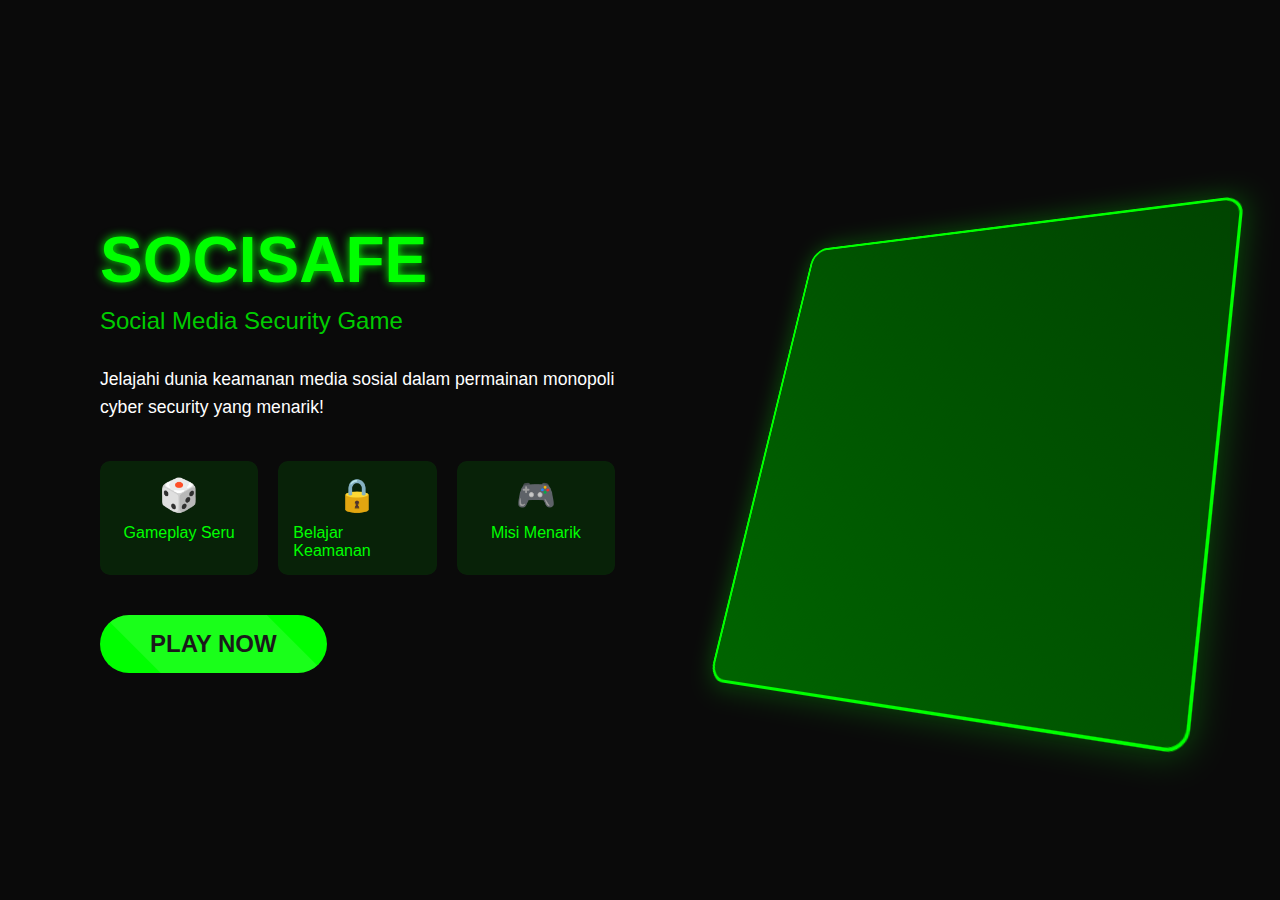
<file: index.html>
<!DOCTYPE html>
<html lang="en">
<head>
    <meta charset="UTF-8">
    <meta name="viewport" content="width=device-width, initial-scale=1.0">
    <title>SociSafe - Social Media Security Game</title>
    <link rel="stylesheet" href="style.css">
</head>
<body>
    <div class="landing-container">
        <div class="game-intro">
            <h1>SOCISAFE</h1>
            <div class="tagline">Social Media Security Game</div>
            <p class="description">
                Jelajahi dunia keamanan media sosial dalam permainan monopoli cyber security yang menarik!
            </p>
            <div class="features">
                <div class="feature-item">
                    <span class="icon">🎲</span>
                    <span>Gameplay Seru</span>
                </div>
                <div class="feature-item">
                    <span class="icon">🔒</span>
                    <span>Belajar Keamanan</span>
                </div>
                <div class="feature-item">
                    <span class="icon">🎮</span>
                    <span>Misi Menarik</span>
                </div>
            </div>
            <a href="game/index.html" class="play-button">PLAY NOW</a>
        </div>
        <div class="game-preview">
            <div class="preview-image">
                <!-- Gambar preview game -->
                <div class="game-board-preview"></div>
            </div>
        </div>
    </div>
    <script src="script.js"></script>
</body>
</html>
</file>
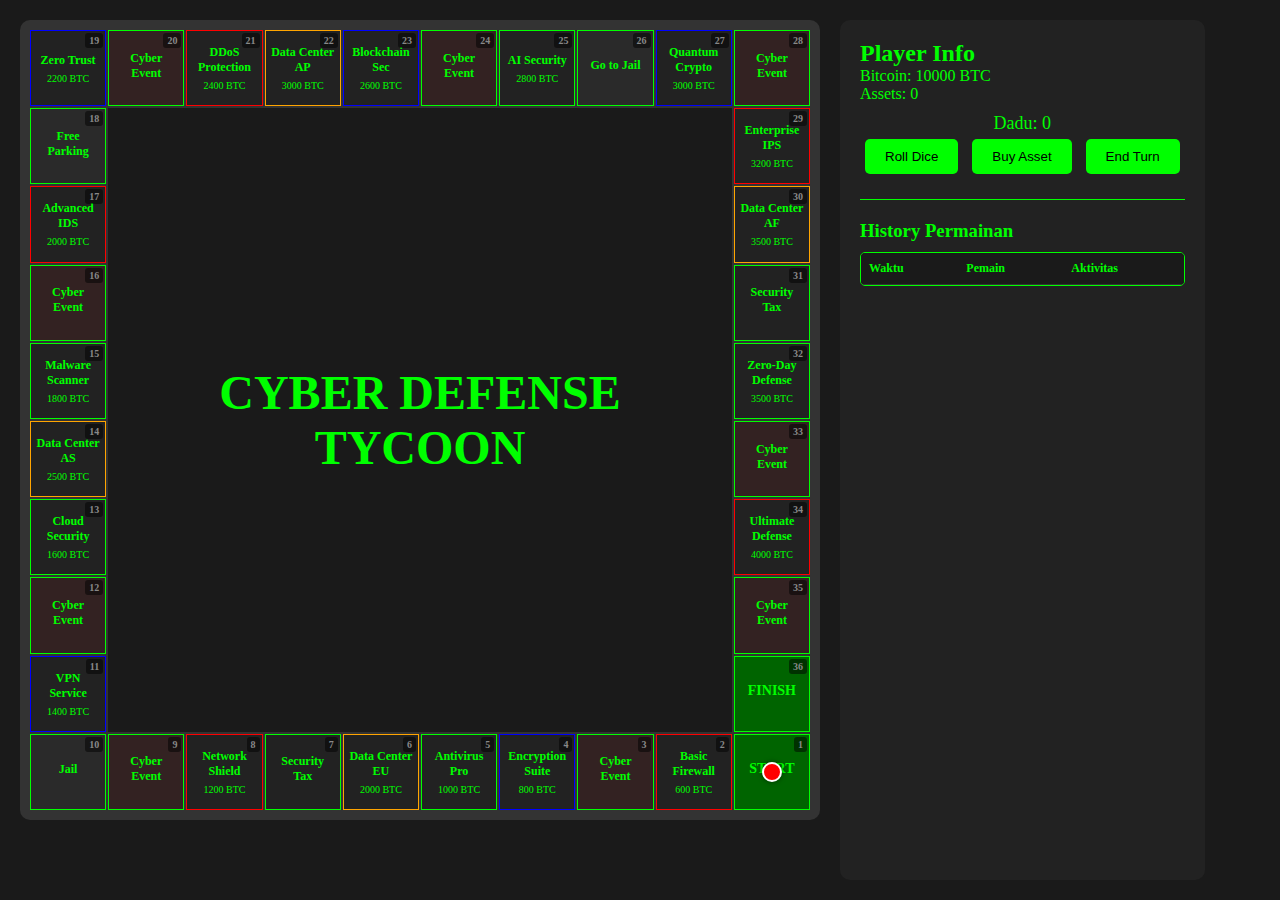
<file: game/index.html>
<!DOCTYPE html>
<html lang="en">
<head>
    <meta charset="UTF-8">
    <meta name="viewport" content="width=device-width, initial-scale=1.0">
    <title>Cyber Defense Tycoon</title>
    <link rel="stylesheet" href="styles.css">
</head>
<body>
    <div class="game-container">
        <div class="board">
            <!-- Papan permainan akan di-generate menggunakan JavaScript -->
        </div>
        <div class="player-info">
            <div id="current-player">
                <h2>Player Info</h2>
                <p>Bitcoin: <span id="player-money">10000</span> BTC</p>
                <p>Assets: <span id="player-assets">0</span></p>
                <p id="dice-result">Dadu: 0</p>
            </div>
            <div id="actions">
                <button id="roll-dice">Roll Dice</button>
                <button id="buy-asset">Buy Asset</button>
                <button id="end-turn">End Turn</button>
            </div>
            <div class="game-history">
                <h3>History Permainan</h3>
                <div class="history-table">
                    <table>
                        <thead>
                            <tr>
                                <th>Waktu</th>
                                <th>Pemain</th>
                                <th>Aktivitas</th>
                            </tr>
                        </thead>
                        <tbody id="history-content">
                            <!-- History akan ditambahkan di sini -->
                        </tbody>
                    </table>
                </div>
            </div>
        </div>
    </div>
    <script src="game.js"></script>
    <script src="tiga.js"></script>
    <script src="finish.js"></script>
    <script src="sembilan.js"></script>
</body>
</html>
</file>
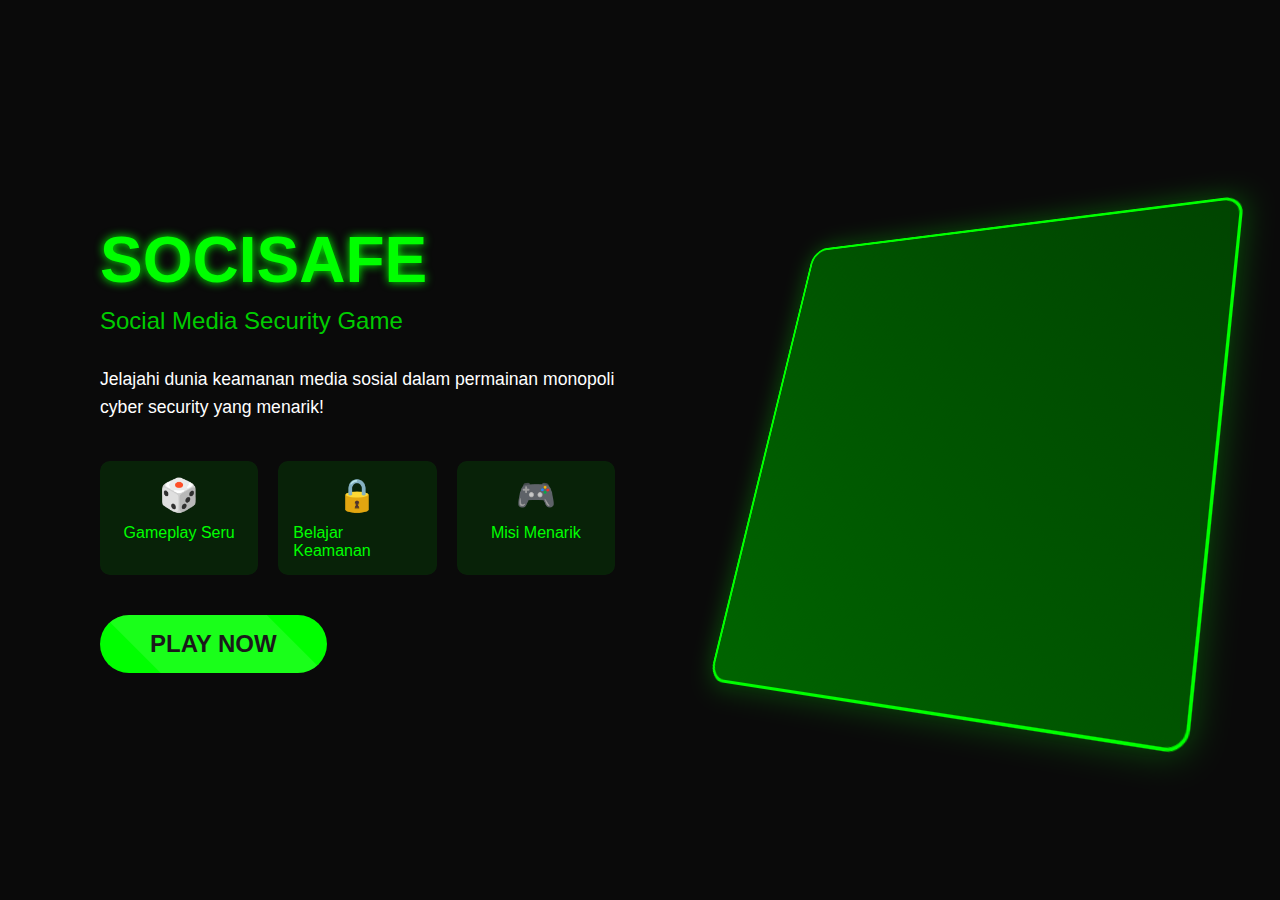
<file: landing/index.html>
<!DOCTYPE html>
<html lang="en">
<head>
    <meta charset="UTF-8">
    <meta name="viewport" content="width=device-width, initial-scale=1.0">
    <title>SociSafe - Social Media Security Game</title>
    <link rel="stylesheet" href="style.css">
</head>
<body>
    <div class="landing-container">
        <div class="game-intro">
            <h1>SOCISAFE</h1>
            <div class="tagline">Social Media Security Game</div>
            <p class="description">
                Jelajahi dunia keamanan media sosial dalam permainan monopoli cyber security yang menarik!
            </p>
            <div class="features">
                <div class="feature-item">
                    <span class="icon">🎲</span>
                    <span>Gameplay Seru</span>
                </div>
                <div class="feature-item">
                    <span class="icon">🔒</span>
                    <span>Belajar Keamanan</span>
                </div>
                <div class="feature-item">
                    <span class="icon">🎮</span>
                    <span>Misi Menarik</span>
                </div>
            </div>
            <a href="../game/index.html" class="play-button">PLAY NOW</a>
        </div>
        <div class="game-preview">
            <div class="preview-image">
                <!-- Gambar preview game -->
                <div class="game-board-preview"></div>
            </div>
        </div>
    </div>
    <script src="script.js"></script>
</body>
</html>
</file>
<file: style.css>
* {
    margin: 0;
    padding: 0;
    box-sizing: border-box;
    font-family: 'Arial', sans-serif;
}

body {
    background: #0a0a0a;
    color: #00ff00;
    min-height: 100vh;
    display: flex;
    align-items: center;
    justify-content: center;
    overflow: hidden;
}

.landing-container {
    display: flex;
    width: 100%;
    max-width: 1200px;
    padding: 20px;
    gap: 50px;
}

.game-intro {
    flex: 1;
    padding: 40px;
}

h1 {
    font-size: 4em;
    margin-bottom: 10px;
    text-shadow: 0 0 10px #00ff00;
    animation: glow 2s ease-in-out infinite alternate;
}

.tagline {
    font-size: 1.5em;
    color: #00cc00;
    margin-bottom: 30px;
}

.description {
    font-size: 1.1em;
    line-height: 1.6;
    margin-bottom: 40px;
    color: #ffffff;
}

.features {
    display: flex;
    gap: 20px;
    margin-bottom: 40px;
}

.feature-item {
    display: flex;
    flex-direction: column;
    align-items: center;
    gap: 10px;
    padding: 15px;
    background: rgba(0, 255, 0, 0.1);
    border-radius: 10px;
    flex: 1;
}

.feature-item .icon {
    font-size: 2em;
}

.play-button {
    display: inline-block;
    padding: 15px 50px;
    background: #00ff00;
    color: #000;
    text-decoration: none;
    border-radius: 30px;
    font-size: 1.5em;
    font-weight: bold;
    transition: all 0.3s ease;
    position: relative;
    overflow: hidden;
}

.play-button:hover {
    transform: scale(1.05);
    box-shadow: 0 0 20px #00ff00;
}

.play-button::after {
    content: '';
    position: absolute;
    top: -50%;
    left: -50%;
    width: 200%;
    height: 200%;
    background: rgba(255, 255, 255, 0.1);
    transform: rotate(45deg);
    transition: all 0.3s ease;
}

.play-button:hover::after {
    transform: rotate(45deg) translate(50%, 50%);
}

.game-preview {
    flex: 1;
    display: flex;
    align-items: center;
    justify-content: center;
}

.preview-image {
    width: 100%;
    aspect-ratio: 1;
    position: relative;
    perspective: 1000px;
}

.game-board-preview {
    width: 100%;
    height: 100%;
    background: linear-gradient(45deg, #006400, #004400);
    border: 3px solid #00ff00;
    border-radius: 20px;
    transform: rotateY(-30deg) rotateX(20deg);
    box-shadow: 0 0 30px rgba(0, 255, 0, 0.3);
    animation: float 6s ease-in-out infinite;
}

@keyframes glow {
    from {
        text-shadow: 0 0 10px #00ff00;
    }
    to {
        text-shadow: 0 0 20px #00ff00, 0 0 30px #00ff00;
    }
}

@keyframes float {
    0%, 100% {
        transform: rotateY(-30deg) rotateX(20deg) translateY(0);
    }
    50% {
        transform: rotateY(-25deg) rotateX(15deg) translateY(-20px);
    }
}

/* Responsive Design */
@media (max-width: 768px) {
    .landing-container {
        flex-direction: column;
    }

    .game-intro {
        text-align: center;
    }

    .features {
        flex-direction: column;
    }

    .game-preview {
        display: none;
    }
}
</file>
<file: game/styles.css>
* {
    margin: 0;
    padding: 0;
    box-sizing: border-box;
}

.game-container {
    display: flex;
    padding: 20px;
    background: #1a1a1a;
    color: #00ff00;
    min-height: 100vh;
}

.board {
    display: grid;
    grid-template-columns: repeat(10, 1fr);
    grid-template-rows: repeat(10, 1fr);
    gap: 2px;
    background: #333;
    padding: 10px;
    border-radius: 10px;
    width: 800px;
    height: 800px;
}

.tile {
    background: #222;
    border: 1px solid #00ff00;
    padding: 5px;
    font-size: 12px;
    display: flex;
    flex-direction: column;
    justify-content: center;
    align-items: center;
    text-align: center;
    position: relative;
}

.tile.firewall { border-color: #ff0000; }
.tile.encryption { border-color: #0000ff; }
.tile.datacenter { border-color: #ffa500; }
.tile.antivirus { border-color: #00ff00; }
.tile.special { background: #2a2a2a; }
.tile.event { background: #332222; }

.tile-name {
    font-weight: bold;
    margin-bottom: 5px;
}

.tile-price {
    font-size: 10px;
    color: #00ff00;
}

.center-board {
    grid-column: 2 / 10;
    grid-row: 2 / 10;
    background: #1a1a1a;
    display: flex;
    justify-content: center;
    align-items: center;
    font-size: 24px;
    color: #00ff00;
    text-align: center;
}

.player-info {
    margin-left: 20px;
    padding: 20px;
    background: #222;
    border-radius: 10px;
    min-width: 300px;
}

button {
    background: #00ff00;
    color: #000;
    border: none;
    padding: 10px 20px;
    margin: 5px;
    border-radius: 5px;
    cursor: pointer;
}

button:hover {
    background: #00cc00;
}

/* Styling khusus untuk START dan FINISH */
.tile[data-name="START"],
.tile[data-name="FINISH"] {
    background: #006400;
    border-color: #00ff00;
    font-weight: bold;
    font-size: 14px;
}

/* Menambahkan style untuk nomor tile */
.tile-number {
    position: absolute;
    top: 2px;
    right: 2px;
    font-size: 10px;
    color: #888;
    background: rgba(0, 0, 0, 0.5);
    padding: 2px 4px;
    border-radius: 3px;
    font-weight: bold;
}

/* Style untuk player token */
.player-token {
    position: absolute;
    width: 20px;
    height: 20px;
    border-radius: 50%;
    z-index: 10;
    border: 2px solid #fff;
    box-shadow: 0 0 5px rgba(0,0,0,0.5);
}

/* Style untuk hasil dadu */
#dice-result {
    margin-top: 10px;
    font-size: 18px;
    color: #00ff00;
    text-align: center;
}

/* Tambahkan styles untuk mission card */
.mission-card {
    background: #1e1e1e;
    border: 2px solid #00ff00;
    border-radius: 10px;
    padding: 20px;
    width: 100%;
    height: 100%;
    display: flex;
    flex-direction: column;
    gap: 20px;
}

.mission-card h2 {
    color: #00ff00;
    text-align: center;
    margin-bottom: 15px;
}

.mission-content {
    display: flex;
    flex-direction: column;
    gap: 15px;
}

.mission-content ul {
    list-style-type: none;
    padding: 0;
}

.mission-content ul li {
    color: #00ff00;
    margin: 5px 0;
    padding-left: 20px;
    position: relative;
}

.mission-content ul li:before {
    content: "→";
    position: absolute;
    left: 0;
}

.password-input {
    display: flex;
    flex-direction: column;
    gap: 10px;
}

.password-input input {
    padding: 10px;
    background: #2a2a2a;
    border: 1px solid #00ff00;
    color: #00ff00;
    border-radius: 5px;
}

#password-feedback {
    color: #00ff00;
    margin-top: 10px;
    line-height: 1.5;
}

/* Tambahkan style untuk tombol disabled */
button:disabled {
    background: #666;
    cursor: not-allowed;
    opacity: 0.7;
}

/* Style untuk game history */
.game-history {
    margin-top: 20px;
    padding-top: 20px;
    border-top: 1px solid #00ff00;
}

.game-history h3 {
    color: #00ff00;
    margin-bottom: 10px;
}

.history-table {
    max-height: 200px;
    overflow-y: auto;
    border: 1px solid #00ff00;
    border-radius: 5px;
}

.history-table table {
    width: 100%;
    border-collapse: collapse;
}

.history-table th,
.history-table td {
    padding: 8px;
    text-align: left;
    border-bottom: 1px solid #333;
    font-size: 12px;
}

.history-table th {
    background: #1a1a1a;
    color: #00ff00;
    position: sticky;
    top: 0;
}

.history-table tr:hover {
    background: #1a1a1a;
}

/* Style untuk scrollbar di history table */
.history-table::-webkit-scrollbar {
    width: 8px;
}

.history-table::-webkit-scrollbar-track {
    background: #1a1a1a;
}

.history-table::-webkit-scrollbar-thumb {
    background: #00ff00;
    border-radius: 4px;
}

/* Style untuk finish card */
.finish-card {
    background: #006400 !important;
    border: 3px solid #00ff00 !important;
    text-align: center;
}

.finish-card h2 {
    font-size: 32px;
    margin-bottom: 20px;
    text-shadow: 0 0 10px #00ff00;
}

.finish-message {
    font-size: 20px;
    color: #00ff00;
    margin: 20px 0;
}

.finish-stats {
    background: rgba(0, 0, 0, 0.3);
    padding: 20px;
    border-radius: 10px;
    margin: 20px 0;
}

.finish-stats h3 {
    color: #00ff00;
    margin-bottom: 10px;
}

.finish-stats ul {
    list-style: none;
    padding: 0;
}

.finish-stats li {
    color: #00ff00;
    margin: 10px 0;
    font-size: 16px;
}

.finish-button {
    background: #00ff00;
    color: #000;
    padding: 15px 30px;
    font-size: 18px;
    border: none;
    border-radius: 5px;
    cursor: pointer;
    margin-top: 20px;
    transition: all 0.3s ease;
}

.finish-button:hover {
    background: #00cc00;
    transform: scale(1.05);
}

/* Style untuk preview card */
.preview-container {
    position: fixed;
    z-index: 1000;
    pointer-events: none;
}

.preview-card {
    background: rgba(0, 100, 0, 0.95);
    border: 2px solid #00ff00;
    border-radius: 10px;
    padding: 15px;
    width: 300px;
    box-shadow: 0 0 20px rgba(0, 255, 0, 0.2);
    animation: fadeIn 0.3s ease-in-out;
}

.preview-content h3 {
    color: #00ff00;
    margin-bottom: 10px;
    font-size: 18px;
}

.preview-content p {
    color: #fff;
    margin-bottom: 10px;
    font-size: 14px;
}

.preview-details {
    background: rgba(0, 0, 0, 0.3);
    padding: 10px;
    border-radius: 5px;
}

.preview-details ul {
    list-style: none;
    padding-left: 15px;
    margin-top: 5px;
}

.preview-details li {
    color: #00ff00;
    font-size: 12px;
    margin: 5px 0;
}

@keyframes fadeIn {
    from {
        opacity: 0;
        transform: translateY(10px);
    }
    to {
        opacity: 1;
        transform: translateY(0);
    }
}
</file>
<file: landing/style.css>
* {
    margin: 0;
    padding: 0;
    box-sizing: border-box;
    font-family: 'Arial', sans-serif;
}

body {
    background: #0a0a0a;
    color: #00ff00;
    min-height: 100vh;
    display: flex;
    align-items: center;
    justify-content: center;
    overflow: hidden;
}

.landing-container {
    display: flex;
    width: 100%;
    max-width: 1200px;
    padding: 20px;
    gap: 50px;
}

.game-intro {
    flex: 1;
    padding: 40px;
}

h1 {
    font-size: 4em;
    margin-bottom: 10px;
    text-shadow: 0 0 10px #00ff00;
    animation: glow 2s ease-in-out infinite alternate;
}

.tagline {
    font-size: 1.5em;
    color: #00cc00;
    margin-bottom: 30px;
}

.description {
    font-size: 1.1em;
    line-height: 1.6;
    margin-bottom: 40px;
    color: #ffffff;
}

.features {
    display: flex;
    gap: 20px;
    margin-bottom: 40px;
}

.feature-item {
    display: flex;
    flex-direction: column;
    align-items: center;
    gap: 10px;
    padding: 15px;
    background: rgba(0, 255, 0, 0.1);
    border-radius: 10px;
    flex: 1;
}

.feature-item .icon {
    font-size: 2em;
}

.play-button {
    display: inline-block;
    padding: 15px 50px;
    background: #00ff00;
    color: #000;
    text-decoration: none;
    border-radius: 30px;
    font-size: 1.5em;
    font-weight: bold;
    transition: all 0.3s ease;
    position: relative;
    overflow: hidden;
}

.play-button:hover {
    transform: scale(1.05);
    box-shadow: 0 0 20px #00ff00;
}

.play-button::after {
    content: '';
    position: absolute;
    top: -50%;
    left: -50%;
    width: 200%;
    height: 200%;
    background: rgba(255, 255, 255, 0.1);
    transform: rotate(45deg);
    transition: all 0.3s ease;
}

.play-button:hover::after {
    transform: rotate(45deg) translate(50%, 50%);
}

.game-preview {
    flex: 1;
    display: flex;
    align-items: center;
    justify-content: center;
}

.preview-image {
    width: 100%;
    aspect-ratio: 1;
    position: relative;
    perspective: 1000px;
}

.game-board-preview {
    width: 100%;
    height: 100%;
    background: linear-gradient(45deg, #006400, #004400);
    border: 3px solid #00ff00;
    border-radius: 20px;
    transform: rotateY(-30deg) rotateX(20deg);
    box-shadow: 0 0 30px rgba(0, 255, 0, 0.3);
    animation: float 6s ease-in-out infinite;
}

@keyframes glow {
    from {
        text-shadow: 0 0 10px #00ff00;
    }
    to {
        text-shadow: 0 0 20px #00ff00, 0 0 30px #00ff00;
    }
}

@keyframes float {
    0%, 100% {
        transform: rotateY(-30deg) rotateX(20deg) translateY(0);
    }
    50% {
        transform: rotateY(-25deg) rotateX(15deg) translateY(-20px);
    }
}

/* Responsive Design */
@media (max-width: 768px) {
    .landing-container {
        flex-direction: column;
    }

    .game-intro {
        text-align: center;
    }

    .features {
        flex-direction: column;
    }

    .game-preview {
        display: none;
    }
}
</file>
